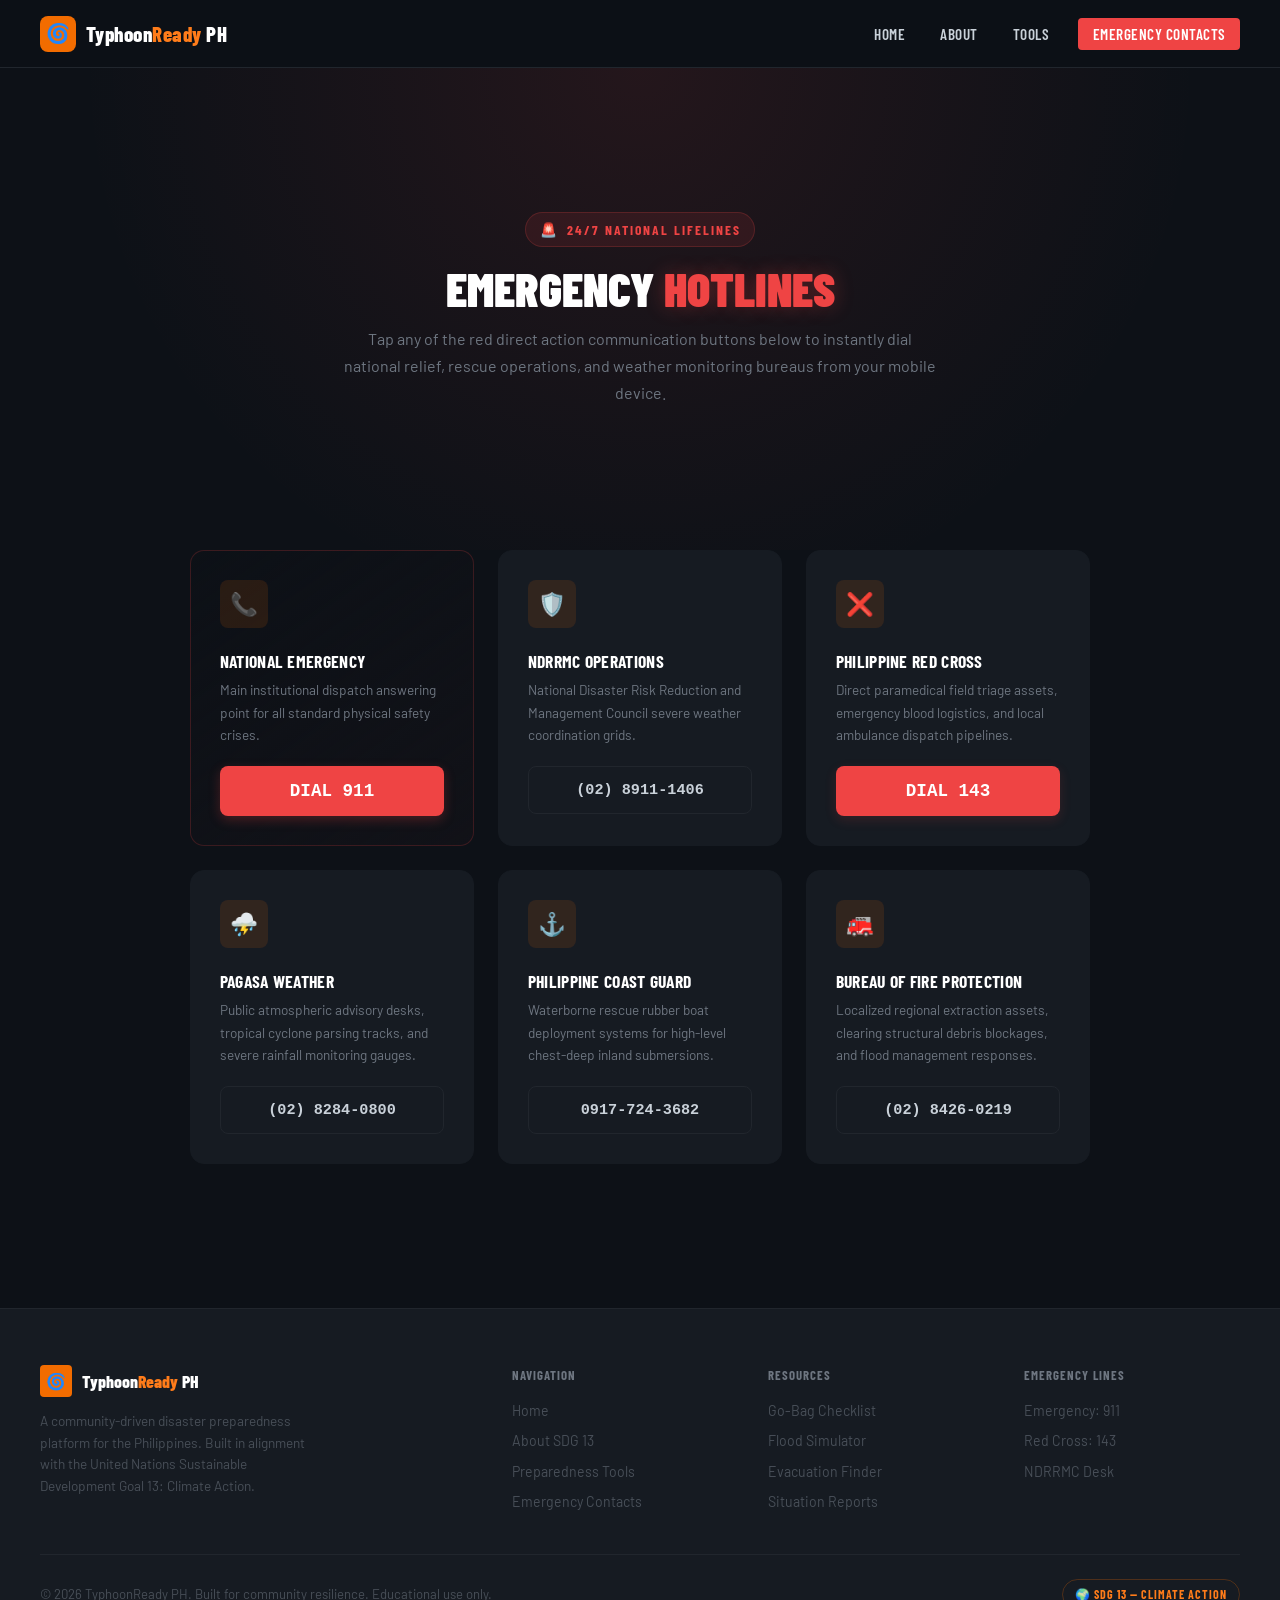
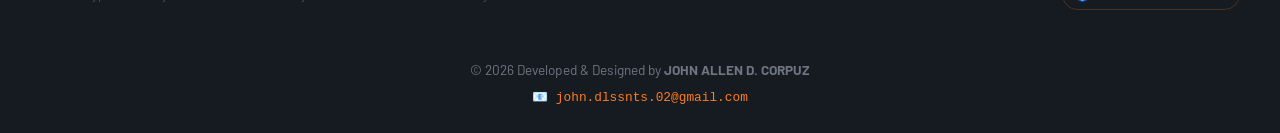
<file: contact.html>
<!DOCTYPE html>
<html lang="en">
<head>
  <meta charset="UTF-8" />
  <meta name="viewport" content="width=device-width, initial-scale=1.0" />
  <meta name="description" content="Emergency Hotlines and Disaster Response Contacts for TyphoonReady PH." />
  <title>TyphoonReady PH — Emergency Contacts</title>
  <link rel="stylesheet" href="style.css" />
  <link rel="icon" href="data:image/svg+xml,<svg xmlns='http://www.w3.org/2000/svg' viewBox='0 0 100 100'><text y='.9em' font-size='90'>🌀</text></svg>" />
</head>
<body>

  <nav class="nav" role="navigation" aria-label="Main navigation">
    <div class="nav-inner">
      <a href="index.html" class="nav-brand" aria-label="TyphoonReady PH Home">
        <div class="nav-brand-icon">🌀</div>
        <span class="nav-brand-text">Typhoon<span>Ready</span> PH</span>
      </a>
      <ul class="nav-links" role="list">
        <li><a href="index.html">Home</a></li>
        <li><a href="about.html">About</a></li>
        <li><a href="features.html">Tools</a></li>
        <li><a href="contact.html" class="nav-cta active" style="background:#ef4444; border-color:#ef4444;">Emergency Contacts</a></li>
      </ul>
    </div>
  </nav>

  <main class="page-wrap">

    <section class="hero" style="min-height: auto; padding: 5rem 0 3rem 0;" aria-label="Emergency Hotlines Hero">
      <div class="hero-bg" aria-hidden="true" style="background: radial-gradient(circle at top, rgba(239,68,68,0.1) 0%, transparent 70%);"></div>
      <div class="hero-content" style="grid-template-columns: 1fr; text-align: center; max-width: 800px; margin: 0 auto;">
        <div class="hero-left" style="align-items: center;">
          <div class="hero-eyebrow" style="color:#ef4444; background:rgba(239,68,68,0.1); border-color:rgba(239,68,68,0.2);">
            <span>🚨</span> 24/7 National Lifelines
          </div>
          <h1 class="hero-title" style="font-size: 3rem; margin-bottom: 0.8rem;">
            Emergency <span class="accent" style="color:#ef4444; text-shadow:0 0 20px rgba(239,68,68,0.3);">Hotlines</span>
          </h1>
          <p class="hero-desc" style="font-size: 1rem; max-width: 600px; color:var(--slate-400);">
            Tap any of the red direct action communication buttons below to instantly dial national relief, rescue operations, and weather monitoring bureaus from your mobile device.
          </p>
        </div>
      </div>
    </section>

    <section class="section" style="padding-top: 0;" aria-labelledby="hotlines-heading">
      <div class="section-inner" style="max-width: 900px;">
        
        <div class="cards-3" style="grid-template-columns: repeat(auto-fit, minmax(260px, 1fr)); gap: 1.5rem;">
          
          <div class="card" style="border: 1px solid rgba(239,68,68,0.2); background: linear-gradient(145deg, var(--slate-900) 0%, rgba(239,68,68,0.02) 100%);">
            <div class="card-icon" style="color: #ef4444">📞</div>
            <h3 class="card-title" style="margin-bottom: 0.25rem;">National Emergency</h3>
            <p class="card-text" style="font-size: 0.85rem; color: var(--slate-400); margin-bottom: 1.2rem;">Main institutional dispatch answering point for all standard physical safety crises.</p>
            <a href="tel:911" style="display: block; text-align: center; background: #ef4444; color: #fff; font-weight: bold; text-decoration: none; padding: 0.7rem; border-radius: var(--radius-md); font-family: monospace; font-size: 1.1rem; box-shadow: 0 4px 12px rgba(239,68,68,0.25);">DIAL 911</a>
          </div>

          <div class="card" style="border: 1px solid var(--slate-800);">
            <div class="card-icon" style="color: var(--orange-400)">🛡️</div>
            <h3 class="card-title" style="margin-bottom: 0.25rem;">NDRRMC Operations</h3>
            <p class="card-text" style="font-size: 0.85rem; color: var(--slate-400); margin-bottom: 1.2rem;">National Disaster Risk Reduction and Management Council severe weather coordination grids.</p>
            <a href="tel:0289111406" style="display: block; text-align: center; background: var(--slate-800); border: 1px solid var(--slate-700); color: var(--slate-200); font-weight: bold; text-decoration: none; padding: 0.7rem; border-radius: var(--radius-md); font-family: monospace; font-size: 0.95rem;">(02) 8911-1406</a>
          </div>

          <div class="card" style="border: 1px solid var(--slate-800);">
            <div class="card-icon" style="color: #ef4444">❌</div>
            <h3 class="card-title" style="margin-bottom: 0.25rem;">Philippine Red Cross</h3>
            <p class="card-text" style="font-size: 0.85rem; color: var(--slate-400); margin-bottom: 1.2rem;">Direct paramedical field triage assets, emergency blood logistics, and local ambulance dispatch pipelines.</p>
            <a href="tel:143" style="display: block; text-align: center; background: #ef4444; color: #fff; font-weight: bold; text-decoration: none; padding: 0.7rem; border-radius: var(--radius-md); font-family: monospace; font-size: 1.1rem; box-shadow: 0 4px 12px rgba(239,68,68,0.15);">DIAL 143</a>
          </div>

          <div class="card" style="border: 1px solid var(--slate-800);">
            <div class="card-icon" style="color: var(--blue-400)">⛈️</div>
            <h3 class="card-title" style="margin-bottom: 0.25rem;">PAGASA Weather</h3>
            <p class="card-text" style="font-size: 0.85rem; color: var(--slate-400); margin-bottom: 1.2rem;">Public atmospheric advisory desks, tropical cyclone parsing tracks, and severe rainfall monitoring gauges.</p>
            <a href="tel:0282840800" style="display: block; text-align: center; background: var(--slate-800); border: 1px solid var(--slate-700); color: var(--slate-200); font-weight: bold; text-decoration: none; padding: 0.7rem; border-radius: var(--radius-md); font-family: monospace; font-size: 0.95rem;">(02) 8284-0800</a>
          </div>

          <div class="card" style="border: 1px solid var(--slate-800);">
            <div class="card-icon" style="color: var(--emerald-400)">⚓</div>
            <h3 class="card-title" style="margin-bottom: 0.25rem;">Philippine Coast Guard</h3>
            <p class="card-text" style="font-size: 0.85rem; color: var(--slate-400); margin-bottom: 1.2rem;">Waterborne rescue rubber boat deployment systems for high-level chest-deep inland submersions.</p>
            <a href="tel:09177243682" style="display: block; text-align: center; background: var(--slate-800); border: 1px solid var(--slate-700); color: var(--slate-200); font-weight: bold; text-decoration: none; padding: 0.7rem; border-radius: var(--radius-md); font-family: monospace; font-size: 0.95rem;">0917-724-3682</a>
          </div>

          <div class="card" style="border: 1px solid var(--slate-800);">
            <div class="card-icon" style="color: var(--orange-400)">🚒</div>
            <h3 class="card-title" style="margin-bottom: 0.25rem;">Bureau of Fire Protection</h3>
            <p class="card-text" style="font-size: 0.85rem; color: var(--slate-400); margin-bottom: 1.2rem;">Localized regional extraction assets, clearing structural debris blockages, and flood management responses.</p>
            <a href="tel:0284260219" style="display: block; text-align: center; background: var(--slate-800); border: 1px solid var(--slate-700); color: var(--slate-200); font-weight: bold; text-decoration: none; padding: 0.7rem; border-radius: var(--radius-md); font-family: monospace; font-size: 0.95rem;">(02) 8426-0219</a>
          </div>

        </div>

      </div>
    </section>

  </main>

  <footer class="footer" role="contentinfo" style="margin-top: 4rem;">
    <div class="footer-inner">
      <div class="footer-grid">
        <div class="footer-brand">
          <div class="footer-brand-logo">
            <div class="footer-brand-icon">🌀</div>
            <span class="footer-brand-name">Typhoon<span>Ready</span> PH</span>
          </div>
          <p class="footer-brand-desc">
            A community-driven disaster preparedness platform for the Philippines. Built in alignment with the United Nations Sustainable Development Goal 13: Climate Action.
          </p>
        </div>
        <div>
          <div class="footer-col-title">Navigation</div>
          <div class="footer-col-links">
            <a href="index.html">Home</a>
            <a href="about.html">About SDG 13</a>
            <a href="features.html">Preparedness Tools</a>
            <a href="contact.html">Emergency Contacts</a>
          </div>
        </div>
        <div>
          <div class="footer-col-title">Resources</div>
          <div class="footer-col-links">
            <a href="features.html#tool-gobag">Go-Bag Checklist</a>
            <a href="features.html#tool-flood">Flood Simulator</a>
            <a href="features.html#tool-evac">Evacuation Finder</a>
            <a href="features.html#tool-sitrep">Situation Reports</a>
          </div>
        </div>
        <div>
          <div class="footer-col-title">Emergency Lines</div>
          <div class="footer-col-links">
            <a href="tel:911">Emergency: 911</a>
            <a href="tel:143">Red Cross: 143</a>
            <a href="tel:0289111406">NDRRMC Desk</a>
          </div>
        </div>
      </div>
      <div class="footer-bottom">
        <span class="footer-bottom-text">© 2026 TyphoonReady PH. Built for community resilience. Educational use only.</span>
        <span class="footer-sdg-badge">🌍 SDG 13 — Climate Action</span>
      </div>
    </div>
    <div class="footer-bottom" style="display: flex; flex-direction: column; gap: 0.5rem; align-items: center; border-top: 1px solid var(--slate-800); padding-top: 1.5rem; margin-top: 1.5rem;">
        <span class="footer-bottom-text" style="color: var(--slate-400); font-size: 0.85rem;">
          © 2026 Developed &amp; Designed by <strong>JOHN ALLEN D. CORPUZ</strong>
        </span>
        <span style="font-size: 0.8rem; color: var(--slate-500); font-family: monospace;">
          📧 <a href="mailto:john.dlssnts.02@gmail.com" style="color: var(--orange-400); text-decoration: none; transition: color 0.2s;" onmouseover="this.style.color='#f97316'" onmouseout="this.style.color='var(--orange-400)'">john.dlssnts.02@gmail.com</a>
        </span>
      </div>
  </footer>

</body>
</html>
</file>
<file: style.css>
@import url('https://fonts.googleapis.com/css2?family=Barlow+Condensed:wght@400;600;700;800;900&family=Barlow:wght@300;400;500;600&display=swap');

:root {
  --slate-900: #0d1117;
  --slate-800: #161b22;
  --slate-700: #21262d;
  --slate-600: #30363d;
  --slate-500: #484f58;
  --slate-400: #6e7681;
  --slate-200: #c9d1d9;
  --slate-100: #e6edf3;
  --white: #ffffff;

  --orange-600: #e05c00;
  --orange-500: #f26c00;
  --orange-400: #ff7c1a;
  --orange-300: #ff9a47;
  --orange-100: #fff0e0;

  --red-600: #c0392b;
  --red-500: #e74c3c;
  --red-400: #ff5a4a;
  --red-100: #ffe8e5;

  --blue-500: #1a7abf;
  --blue-400: #2196f3;
  --blue-300: #64b5f6;
  --blue-100: #e3f2fd;

  --green-500: #27ae60;
  --green-400: #2ecc71;
  --green-100: #e8f8f0;

  --yellow-500: #f39c12;
  --yellow-400: #f1c40f;
  --yellow-100: #fef9e7;

  --font-display: 'Barlow Condensed', sans-serif;
  --font-body: 'Barlow', sans-serif;

  --nav-height: 68px;
  --radius-sm: 4px;
  --radius-md: 8px;
  --radius-lg: 14px;
  --radius-xl: 20px;

  --shadow-sm: 0 1px 4px rgba(0,0,0,0.3);
  --shadow-md: 0 4px 16px rgba(0,0,0,0.4);
  --shadow-lg: 0 8px 32px rgba(0,0,0,0.5);
  --shadow-orange: 0 4px 20px rgba(242,108,0,0.35);

  --transition: 0.22s ease;
}

/* === RESET === */
*, *::before, *::after { box-sizing: border-box; margin: 0; padding: 0; }
html { scroll-behavior: smooth; font-size: 16px; }
body {
  font-family: var(--font-body);
  background: var(--slate-900);
  color: var(--slate-100);
  line-height: 1.6;
  min-height: 100vh;
}
img { max-width: 100%; display: block; }
a { text-decoration: none; color: inherit; }
ul { list-style: none; }
button { cursor: pointer; border: none; background: none; font-family: inherit; }
input, textarea, select { font-family: inherit; }

/* ============================================================
   NAVIGATION
   ============================================================ */
.nav {
  position: fixed;
  top: 0; left: 0; right: 0;
  z-index: 1000;
  height: var(--nav-height);
  background: rgba(13,17,23,0.95);
  backdrop-filter: blur(12px);
  border-bottom: 1px solid var(--slate-700);
  display: flex;
  align-items: center;
  padding: 0 2rem;
}
.nav-inner {
  width: 100%;
  max-width: 1200px;
  margin: 0 auto;
  display: flex;
  align-items: center;
  justify-content: space-between;
}
.nav-brand {
  display: flex;
  align-items: center;
  gap: 0.6rem;
}
.nav-brand-icon {
  width: 36px;
  height: 36px;
  background: var(--orange-500);
  border-radius: var(--radius-md);
  display: flex;
  align-items: center;
  justify-content: center;
  font-size: 1.2rem;
}
.nav-brand-text {
  font-family: var(--font-display);
  font-weight: 800;
  font-size: 1.3rem;
  letter-spacing: 0.5px;
  color: var(--white);
}
.nav-brand-text span { color: var(--orange-400); }

.nav-links {
  display: flex;
  align-items: center;
  gap: 0.4rem;
}
.nav-links a {
  font-family: var(--font-display);
  font-weight: 600;
  font-size: 0.95rem;
  letter-spacing: 0.5px;
  text-transform: uppercase;
  padding: 0.45rem 0.9rem;
  border-radius: var(--radius-sm);
  color: var(--slate-200);
  transition: var(--transition);
}
.nav-links a:hover { color: var(--white); background: var(--slate-700); }
.nav-links a.active { color: var(--orange-400); background: rgba(242,108,0,0.12); }
.nav-links a.nav-cta {
  background: var(--orange-500);
  color: var(--white);
  margin-left: 0.5rem;
}
.nav-links a.nav-cta:hover { background: var(--orange-600); }

.nav-hamburger {
  display: none;
  flex-direction: column;
  gap: 5px;
  padding: 6px;
  border-radius: var(--radius-sm);
  transition: var(--transition);
}
.nav-hamburger span {
  display: block;
  width: 24px;
  height: 2px;
  background: var(--slate-200);
  border-radius: 2px;
  transition: var(--transition);
}
.nav-hamburger:hover span { background: var(--white); }

/* ============================================================
   MOBILE NAV OVERLAY
   ============================================================ */
.mobile-menu {
  display: none;
  position: fixed;
  top: var(--nav-height);
  left: 0; right: 0;
  background: var(--slate-800);
  border-bottom: 1px solid var(--slate-700);
  z-index: 999;
  padding: 1rem;
  flex-direction: column;
  gap: 0.3rem;
}
.mobile-menu.open { display: flex; }
.mobile-menu a {
  font-family: var(--font-display);
  font-weight: 600;
  font-size: 1.05rem;
  text-transform: uppercase;
  letter-spacing: 0.5px;
  padding: 0.7rem 1rem;
  border-radius: var(--radius-md);
  color: var(--slate-200);
  transition: var(--transition);
}
.mobile-menu a:hover, .mobile-menu a.active {
  background: var(--slate-700);
  color: var(--orange-400);
}

/* ============================================================
   PAGE WRAPPER
   ============================================================ */
.page-wrap {
  padding-top: var(--nav-height);
  min-height: 100vh;
}

/* ============================================================
   HERO — INDEX
   ============================================================ */
.hero {
  position: relative;
  min-height: calc(100vh - var(--nav-height));
  display: flex;
  align-items: center;
  overflow: hidden;
  background: var(--slate-900);
}
.hero-bg {
  position: absolute;
  inset: 0;
  background:
    radial-gradient(ellipse 80% 60% at 60% 20%, rgba(242,108,0,0.12) 0%, transparent 60%),
    radial-gradient(ellipse 60% 80% at 20% 80%, rgba(26,122,191,0.1) 0%, transparent 60%),
    repeating-linear-gradient(
      0deg,
      transparent,
      transparent 39px,
      rgba(255,255,255,0.02) 39px,
      rgba(255,255,255,0.02) 40px
    ),
    repeating-linear-gradient(
      90deg,
      transparent,
      transparent 39px,
      rgba(255,255,255,0.02) 39px,
      rgba(255,255,255,0.02) 40px
    );
}
.hero-content {
  position: relative;
  z-index: 1;
  max-width: 1200px;
  margin: 0 auto;
  padding: 4rem 2rem;
  display: grid;
  grid-template-columns: 1fr 1fr;
  gap: 4rem;
  align-items: center;
}
.hero-eyebrow {
  display: inline-flex;
  align-items: center;
  gap: 0.5rem;
  font-family: var(--font-display);
  font-size: 0.85rem;
  font-weight: 700;
  letter-spacing: 2px;
  text-transform: uppercase;
  color: var(--orange-400);
  background: rgba(242,108,0,0.1);
  border: 1px solid rgba(242,108,0,0.25);
  padding: 0.35rem 0.85rem;
  border-radius: 100px;
  margin-bottom: 1.2rem;
}
.hero-title {
  font-family: var(--font-display);
  font-weight: 900;
  font-size: clamp(3rem, 6vw, 5.5rem);
  line-height: 0.95;
  text-transform: uppercase;
  color: var(--white);
  margin-bottom: 1.4rem;
}
.hero-title .accent { color: var(--orange-400); }
.hero-title .block-text {
  display: block;
}
.hero-desc {
  font-size: 1.05rem;
  color: var(--slate-200);
  line-height: 1.7;
  margin-bottom: 2rem;
  max-width: 480px;
}
.hero-actions {
  display: flex;
  gap: 1rem;
  flex-wrap: wrap;
}
.hero-stats {
  display: grid;
  grid-template-columns: 1fr 1fr;
  gap: 1rem;
  margin-top: 2.5rem;
}
.hero-stat-card {
  background: var(--slate-800);
  border: 1px solid var(--slate-700);
  border-radius: var(--radius-lg);
  padding: 1.2rem 1.4rem;
  transition: var(--transition);
}
.hero-stat-card:hover {
  border-color: var(--orange-500);
  transform: translateY(-2px);
}
.hero-stat-num {
  font-family: var(--font-display);
  font-size: 2.2rem;
  font-weight: 900;
  color: var(--orange-400);
  line-height: 1;
  margin-bottom: 0.3rem;
}
.hero-stat-label {
  font-size: 0.8rem;
  color: var(--slate-400);
  text-transform: uppercase;
  letter-spacing: 0.5px;
  font-weight: 500;
}

/* Warning Indicator Cards */
.warning-section {
  background: var(--slate-800);
  border-radius: var(--radius-xl);
  padding: 1.8rem;
  border: 1px solid var(--slate-700);
}
.warning-section-title {
  font-family: var(--font-display);
  font-weight: 700;
  font-size: 1rem;
  text-transform: uppercase;
  letter-spacing: 1px;
  color: var(--slate-400);
  margin-bottom: 1rem;
}
.warning-cards {
  display: flex;
  flex-direction: column;
  gap: 0.75rem;
}
.warning-card {
  display: flex;
  align-items: center;
  gap: 0.85rem;
  padding: 0.85rem 1rem;
  border-radius: var(--radius-md);
  background: var(--slate-700);
  border-left: 4px solid transparent;
  transition: var(--transition);
}
.warning-card:hover { transform: translateX(3px); }
.warning-card.level-1 { border-left-color: var(--green-400); }
.warning-card.level-2 { border-left-color: var(--yellow-400); }
.warning-card.level-3 { border-left-color: var(--orange-400); }
.warning-card.level-4 { border-left-color: var(--red-500); }
.warning-icon {
  width: 34px;
  height: 34px;
  border-radius: var(--radius-sm);
  display: flex;
  align-items: center;
  justify-content: center;
  font-size: 1rem;
  flex-shrink: 0;
}
.warning-card.level-1 .warning-icon { background: rgba(46,204,113,0.15); }
.warning-card.level-2 .warning-icon { background: rgba(241,196,15,0.15); }
.warning-card.level-3 .warning-icon { background: rgba(255,122,26,0.15); }
.warning-card.level-4 .warning-icon { background: rgba(231,76,60,0.15); }
.warning-info { flex: 1; }
.warning-name {
  font-family: var(--font-display);
  font-weight: 700;
  font-size: 0.95rem;
  color: var(--white);
  letter-spacing: 0.3px;
}
.warning-region {
  font-size: 0.78rem;
  color: var(--slate-400);
  margin-top: 0.1rem;
}
.warning-badge {
  font-family: var(--font-display);
  font-size: 0.72rem;
  font-weight: 700;
  text-transform: uppercase;
  letter-spacing: 0.8px;
  padding: 0.22rem 0.6rem;
  border-radius: 100px;
}
.warning-card.level-1 .warning-badge { background: rgba(46,204,113,0.15); color: var(--green-400); }
.warning-card.level-2 .warning-badge { background: rgba(241,196,15,0.15); color: var(--yellow-400); }
.warning-card.level-3 .warning-badge { background: rgba(255,122,26,0.2); color: var(--orange-300); }
.warning-card.level-4 .warning-badge { background: rgba(231,76,60,0.2); color: var(--red-400); }

.flood-checker-section {
  padding: 4rem 2rem;
  background: var(--slate-800);
  border-top: 1px solid var(--slate-700);
  border-bottom: 1px solid var(--slate-700);
}
.flood-checker-inner {
  max-width: 800px;
  margin: 0 auto;
  text-align: center;
}
.flood-checker-title {
  font-family: var(--font-display);
  font-weight: 800;
  font-size: 2rem;
  text-transform: uppercase;
  color: var(--white);
  margin-bottom: 0.5rem;
}
.flood-checker-desc {
  color: var(--slate-400);
  margin-bottom: 2rem;
  font-size: 0.95rem;
}
.flood-checker-row {
  display: flex;
  gap: 1rem;
  justify-content: center;
  flex-wrap: wrap;
  margin-bottom: 1.5rem;
}
.flood-checker-result {
  background: var(--slate-700);
  border-radius: var(--radius-lg);
  padding: 1.5rem;
  display: none;
  text-align: left;
  border: 1px solid var(--slate-600);
  animation: fadeSlideIn 0.3s ease;
}
.flood-checker-result.show { display: block; }
.flood-result-header {
  display: flex;
  align-items: center;
  gap: 0.75rem;
  margin-bottom: 1rem;
}
.flood-result-icon {
  width: 42px;
  height: 42px;
  border-radius: var(--radius-md);
  display: flex;
  align-items: center;
  justify-content: center;
  font-size: 1.3rem;
  flex-shrink: 0;
}
.flood-result-icon.risk-low { background: rgba(46,204,113,0.15); }
.flood-result-icon.risk-med { background: rgba(241,196,15,0.15); }
.flood-result-icon.risk-high { background: rgba(231,76,60,0.2); }
.flood-result-location {
  font-family: var(--font-display);
  font-weight: 800;
  font-size: 1.3rem;
  color: var(--white);
}
.flood-result-risk {
  font-size: 0.8rem;
  text-transform: uppercase;
  letter-spacing: 1px;
  font-weight: 600;
}
.risk-low .flood-result-risk { color: var(--green-400); }
.risk-med .flood-result-risk { color: var(--yellow-400); }
.risk-high .flood-result-risk { color: var(--red-400); }
.flood-result-details {
  font-size: 0.92rem;
  color: var(--slate-200);
  line-height: 1.6;
  margin-bottom: 1rem;
}
.flood-result-tips {
  display: flex;
  flex-direction: column;
  gap: 0.4rem;
}
.flood-tip {
  display: flex;
  align-items: flex-start;
  gap: 0.5rem;
  font-size: 0.88rem;
  color: var(--slate-200);
}
.flood-tip-icon { color: var(--orange-400); flex-shrink: 0; margin-top: 0.1rem; }

/* ============================================================
   BUTTONS
   ============================================================ */
.btn {
  display: inline-flex;
  align-items: center;
  gap: 0.5rem;
  font-family: var(--font-display);
  font-weight: 700;
  font-size: 0.95rem;
  letter-spacing: 0.5px;
  text-transform: uppercase;
  padding: 0.75rem 1.6rem;
  border-radius: var(--radius-md);
  border: 2px solid transparent;
  transition: var(--transition);
  cursor: pointer;
  text-decoration: none;
}
.btn-primary {
  background: var(--orange-500);
  color: var(--white);
  box-shadow: var(--shadow-orange);
}
.btn-primary:hover {
  background: var(--orange-600);
  transform: translateY(-2px);
  box-shadow: 0 6px 24px rgba(242,108,0,0.45);
}
.btn-outline {
  border-color: var(--slate-600);
  color: var(--slate-200);
}
.btn-outline:hover {
  border-color: var(--orange-400);
  color: var(--orange-400);
  background: rgba(242,108,0,0.06);
}
.btn-danger {
  background: var(--red-500);
  color: var(--white);
}
.btn-danger:hover { background: var(--red-600); transform: translateY(-2px); }
.btn-ghost {
  color: var(--orange-400);
  border-color: rgba(242,108,0,0.3);
}
.btn-ghost:hover {
  background: rgba(242,108,0,0.1);
  border-color: var(--orange-400);
}
.btn-lg {
  font-size: 1.05rem;
  padding: 0.9rem 2rem;
}
.btn-sm {
  font-size: 0.82rem;
  padding: 0.5rem 1rem;
}
.btn-full { width: 100%; justify-content: center; }

/* ============================================================
   FORM CONTROLS
   ============================================================ */
.form-group { display: flex; flex-direction: column; gap: 0.4rem; }
.form-label {
  font-family: var(--font-display);
  font-weight: 600;
  font-size: 0.85rem;
  text-transform: uppercase;
  letter-spacing: 0.5px;
  color: var(--slate-400);
}
.form-control {
  background: var(--slate-800);
  border: 1px solid var(--slate-600);
  color: var(--white);
  padding: 0.7rem 1rem;
  border-radius: var(--radius-md);
  font-size: 0.95rem;
  transition: var(--transition);
  width: 100%;
  outline: none;
}
.form-control:focus {
  border-color: var(--orange-400);
  box-shadow: 0 0 0 3px rgba(242,108,0,0.15);
}
.form-control::placeholder { color: var(--slate-500); }
select.form-control {
  -webkit-appearance: none;
  appearance: none;
  background-image: url("data:image/svg+xml,%3Csvg xmlns='http://www.w3.org/2000/svg' width='12' height='8' viewBox='0 0 12 8'%3E%3Cpath fill='%236e7681' d='M6 8L0 0h12z'/%3E%3C/svg%3E");
  background-repeat: no-repeat;
  background-position: right 0.9rem center;
  padding-right: 2.4rem;
}
textarea.form-control {
  resize: vertical;
  min-height: 100px;
}

/* ============================================================
   SECTION LAYOUT
   ============================================================ */
.section {
  padding: 5rem 2rem;
}
.section-inner {
  max-width: 1200px;
  margin: 0 auto;
}
.section-header {
  text-align: center;
  margin-bottom: 3.5rem;
}
.section-eyebrow {
  display: inline-flex;
  align-items: center;
  gap: 0.4rem;
  font-family: var(--font-display);
  font-size: 0.8rem;
  font-weight: 700;
  letter-spacing: 2px;
  text-transform: uppercase;
  color: var(--orange-400);
  margin-bottom: 0.8rem;
}
.section-title {
  font-family: var(--font-display);
  font-weight: 800;
  font-size: clamp(2rem, 4vw, 3rem);
  text-transform: uppercase;
  color: var(--white);
  line-height: 1.05;
}
.section-title .accent { color: var(--orange-400); }
.section-subtitle {
  color: var(--slate-400);
  font-size: 1rem;
  margin-top: 0.75rem;
  max-width: 560px;
  margin-left: auto;
  margin-right: auto;
}

/* ============================================================
   CARDS
   ============================================================ */
.card {
  background: var(--slate-800);
  border: 1px solid var(--slate-700);
  border-radius: var(--radius-lg);
  padding: 1.8rem;
  transition: var(--transition);
}
.card:hover {
  border-color: var(--slate-600);
  transform: translateY(-3px);
  box-shadow: var(--shadow-lg);
}
.card-icon {
  width: 48px;
  height: 48px;
  background: rgba(242,108,0,0.12);
  border-radius: var(--radius-md);
  display: flex;
  align-items: center;
  justify-content: center;
  font-size: 1.4rem;
  margin-bottom: 1.2rem;
}
.card-title {
  font-family: var(--font-display);
  font-weight: 700;
  font-size: 1.1rem;
  color: var(--white);
  margin-bottom: 0.5rem;
  text-transform: uppercase;
  letter-spacing: 0.3px;
}
.card-text {
  font-size: 0.9rem;
  color: var(--slate-400);
  line-height: 1.65;
}

.cards-3 { display: grid; grid-template-columns: repeat(3,1fr); gap: 1.5rem; }
.cards-4 { display: grid; grid-template-columns: repeat(4,1fr); gap: 1.2rem; }
.cards-2 { display: grid; grid-template-columns: repeat(2,1fr); gap: 1.5rem; }

/* ============================================================
   PROGRESS BAR
   ============================================================ */
.progress-wrap {
  background: var(--slate-700);
  border-radius: 100px;
  overflow: hidden;
  height: 12px;
}
.progress-bar {
  height: 100%;
  border-radius: 100px;
  background: linear-gradient(90deg, var(--orange-600), var(--orange-400));
  transition: width 0.5s ease;
  position: relative;
}
.progress-bar::after {
  content: '';
  position: absolute;
  top: 0; left: 0; right: 0; bottom: 0;
  background: linear-gradient(90deg, transparent, rgba(255,255,255,0.2), transparent);
  animation: shimmer 1.5s infinite;
}
.progress-label {
  display: flex;
  justify-content: space-between;
  align-items: center;
  margin-bottom: 0.5rem;
}
.progress-text {
  font-family: var(--font-display);
  font-size: 0.85rem;
  font-weight: 700;
  text-transform: uppercase;
  letter-spacing: 0.5px;
  color: var(--slate-400);
}
.progress-percent {
  font-family: var(--font-display);
  font-size: 1.1rem;
  font-weight: 900;
  color: var(--orange-400);
}

/* ============================================================
   TOOL PANELS — FEATURES PAGE (PREMIUM CORE REVISION)
   ============================================================ */
:root {
  
  --glow-gobag: rgba(239, 68, 68, 0.15);
  --glow-flood: rgba(14, 165, 233, 0.15);    
  --glow-evac: rgba(249, 115, 22, 0.15);    
  --glow-sitrep: rgba(34, 197, 94, 0.15);    
  --panel-bg-gradient: linear-gradient(145deg, #1e293b, #0f172a);
}

.tools-section { padding: 3rem 2rem 5rem; background: #020617; }
.tools-inner { max-width: 1100px; margin: 0 auto; }

/* Global Tool Card Container Upgrade */
.tool-panel {
  background: var(--panel-bg-gradient) !important;
  border: 1px solid rgba(71, 85, 105, 0.3) !important;
  border-radius: 16px !important;
  padding: 2.2rem !important;
  margin-bottom: 2.5rem !important;
  position: relative;
  overflow: hidden;
  transition: transform 0.4s cubic-bezier(0.16, 1, 0.3, 1), 
              box-shadow 0.4s cubic-bezier(0.16, 1, 0.3, 1), 
              border-color 0.4s ease;
  box-shadow: 0 10px 30px -10px rgba(2, 6, 23, 0.7);
}

/* Base Ambient Radial Halo Underlays */
.tool-panel::before {
  content: '';
  position: absolute;
  top: -50px;
  right: -50px;
  width: 180px;
  height: 180px;
  border-radius: 50%;
  filter: blur(80px);
  opacity: 0.3;
  pointer-events: none;
  transition: opacity 0.4s ease;
}

.tool-panel:hover {
  transform: translateY(-4px);
  border-color: rgba(148, 163, 184, 0.4) !important;
}


#tool-gobag::before { background: var(--glow-gobag); }
#tool-gobag:hover { box-shadow: 0 20px 40px -15px rgba(239, 68, 68, 0.12), 0 0 0 1px rgba(239, 68, 68, 0.2); }
#tool-gobag .tool-num { border-bottom: 2px solid #ef4444; }

#tool-flood::before { background: var(--glow-flood); }
#tool-flood:hover { box-shadow: 0 20px 40px -15px rgba(14, 165, 233, 0.12), 0 0 0 1px rgba(14, 165, 233, 0.2); }
#tool-flood .tool-num { border-bottom: 2px solid #0ea5e9; }

#tool-evac::before { background: var(--glow-evac); }
#tool-evac:hover { box-shadow: 0 20px 40px -15px rgba(249, 115, 22, 0.12), 0 0 0 1px rgba(249, 115, 22, 0.2); }
#tool-evac .tool-num { border-bottom: 2px solid #f97316; }

#tool-sitrep::before { background: var(--glow-sitrep); }
#tool-sitrep:hover { box-shadow: 0 20px 40px -15px rgba(34, 197, 94, 0.12), 0 0 0 1px rgba(34, 197, 94, 0.2); }
#tool-sitrep .tool-num { border-bottom: 2px solid #22c55e; }


.tool-header {
  display: flex;
  align-items: center;
  gap: 1.5rem;
  margin-bottom: 2rem;
  padding-bottom: 1.5rem;
  border-bottom: 1px solid rgba(51, 65, 85, 0.4);
  position: relative;
}

.tool-num {
  font-family: var(--font-display);
  font-size: 2.8rem !important;
  font-weight: 900;
  color: var(--slate-600) !important;
  opacity: 0.15 !important;
  line-height: 1;
  flex-shrink: 0;
  padding-bottom: 0.1rem;
}

.tool-eyebrow {
  font-family: var(--font-display);
  font-size: 0.75rem;
  font-weight: 700;
  text-transform: uppercase;
  letter-spacing: 2px;
  color: var(--slate-400);
  margin-bottom: 0.2rem;
}

.tool-title {
  font-family: var(--font-display);
  font-weight: 800;
  font-size: 1.6rem;
  text-transform: uppercase;
  color: var(--white);
}



/* TOOL 1 — Go-Bag Checklist */
.checklist-grid {
  display: grid;
  grid-template-columns: repeat(2,1fr);
  gap: 0.6rem;
  margin-bottom: 1.8rem;
}
.checklist-item {
  display: flex;
  align-items: center;
  gap: 0.75rem;
  background: var(--slate-700);
  border: 1px solid var(--slate-600);
  border-radius: var(--radius-md);
  padding: 0.7rem 1rem;
  cursor: pointer;
  transition: var(--transition);
  user-select: none;
}
.checklist-item:hover { border-color: var(--slate-500); background: var(--slate-600); }
.checklist-item.checked {
  border-color: var(--orange-500);
  background: rgba(242,108,0,0.08);
}
.check-box {
  width: 20px;
  height: 20px;
  border: 2px solid var(--slate-500);
  border-radius: 4px;
  display: flex;
  align-items: center;
  justify-content: center;
  flex-shrink: 0;
  transition: var(--transition);
  font-size: 0.7rem;
  color: transparent;
}
.checklist-item.checked .check-box {
  background: var(--orange-500);
  border-color: var(--orange-500);
  color: var(--white);
}
.check-item-icon { font-size: 1.1rem; }
.check-item-name {
  font-size: 0.9rem;
  color: var(--slate-200);
  font-weight: 500;
}
.checklist-item.checked .check-item-name {
  color: var(--white);
  font-weight: 600;
}
.readiness-status {
  font-family: var(--font-display);
  font-weight: 700;
  font-size: 0.95rem;
  text-transform: uppercase;
  letter-spacing: 0.5px;
  margin-top: 0.75rem;
  padding: 0.6rem 1rem;
  border-radius: var(--radius-md);
  background: var(--slate-700);
  text-align: center;
  color: var(--slate-400);
  transition: var(--transition);
}

/* TOOL 2 — Flood Height Simulator */
.flood-sim-layout { display: grid; grid-template-columns: 1fr 1fr; gap: 2rem; align-items: center; }
.flood-sim-controls {}
.flood-depth-display {
  font-family: var(--font-display);
  font-size: 4rem;
  font-weight: 900;
  line-height: 1;
  margin-bottom: 0.3rem;
}
.flood-depth-unit { font-size: 1.8rem; color: var(--slate-400); }
.flood-depth-label { font-size: 0.85rem; color: var(--slate-400); text-transform: uppercase; letter-spacing: 0.5px; margin-bottom: 1.5rem; }
.depth-slider {
  -webkit-appearance: none;
  appearance: none;
  width: 100%;
  height: 8px;
  border-radius: 100px;
  background: var(--slate-600);
  outline: none;
  margin-bottom: 1.5rem;
}
.depth-slider::-webkit-slider-thumb {
  -webkit-appearance: none;
  appearance: none;
  width: 24px;
  height: 24px;
  border-radius: 50%;
  background: var(--orange-400);
  cursor: pointer;
  box-shadow: 0 0 0 4px rgba(242,108,0,0.2);
  transition: var(--transition);
}
.depth-slider::-webkit-slider-thumb:hover { box-shadow: 0 0 0 6px rgba(242,108,0,0.3); }
.flood-vehicle {
  background: var(--slate-700);
  border-radius: var(--radius-lg);
  padding: 1.5rem;
  text-align: center;
  position: relative;
  overflow: hidden;
  min-height: 200px;
  display: flex;
  flex-direction: column;
  align-items: center;
  justify-content: center;
}
.flood-water-fill {
  position: absolute;
  bottom: 0; left: 0; right: 0;
  background: rgba(33,150,243,0.35);
  border-top: 2px solid rgba(33,150,243,0.6);
  transition: height 0.5s ease;
}
.flood-vehicle-icon {
  font-size: 3.5rem;
  position: relative;
  z-index: 1;
  transition: var(--transition);
}
.flood-status-box {
  position: relative;
  z-index: 1;
  margin-top: 0.8rem;
  font-family: var(--font-display);
  font-weight: 700;
  font-size: 1rem;
  text-transform: uppercase;
  letter-spacing: 0.5px;
}
.flood-warning-msg {
  background: var(--slate-700);
  border-radius: var(--radius-md);
  padding: 1rem 1.2rem;
  font-size: 0.9rem;
  color: var(--slate-200);
  line-height: 1.5;
  border-left: 4px solid transparent;
  transition: var(--transition);
}

/* TOOL 3 — Evacuation Center Finder */
.evac-finder-top { display: flex; gap: 1rem; flex-wrap: wrap; align-items: flex-end; margin-bottom: 1.5rem; }
.evac-results { display: flex; flex-direction: column; gap: 0.75rem; }
.evac-card {
  background: var(--slate-700);
  border: 1px solid var(--slate-600);
  border-radius: var(--radius-lg);
  padding: 1.2rem 1.4rem;
  display: flex;
  align-items: flex-start;
  gap: 1rem;
  animation: fadeSlideIn 0.3s ease;
}
.evac-card-icon {
  width: 42px;
  height: 42px;
  background: rgba(26,122,191,0.15);
  border-radius: var(--radius-md);
  display: flex;
  align-items: center;
  justify-content: center;
  font-size: 1.2rem;
  flex-shrink: 0;
}
.evac-card-body { flex: 1; }
.evac-card-name {
  font-family: var(--font-display);
  font-weight: 800;
  font-size: 1.1rem;
  color: var(--white);
  margin-bottom: 0.25rem;
}
.evac-card-address {
  font-size: 0.85rem;
  color: var(--slate-400);
  margin-bottom: 0.6rem;
}
.evac-card-meta {
  display: flex;
  gap: 0.75rem;
  flex-wrap: wrap;
  align-items: center;
}
.evac-meta-item {
  font-size: 0.8rem;
  color: var(--slate-400);
  display: flex;
  align-items: center;
  gap: 0.3rem;
}
.evac-status {
  font-family: var(--font-display);
  font-size: 0.7rem;
  font-weight: 700;
  text-transform: uppercase;
  letter-spacing: 0.8px;
  padding: 0.22rem 0.65rem;
  border-radius: 100px;
}
.evac-status.available { background: rgba(46,204,113,0.15); color: var(--green-400); }
.evac-status.limited { background: rgba(241,196,15,0.15); color: var(--yellow-400); }
.evac-status.full { background: rgba(231,76,60,0.15); color: var(--red-400); }
.evac-no-results {
  text-align: center;
  padding: 2.5rem;
  color: var(--slate-500);
  font-family: var(--font-display);
  font-weight: 600;
  text-transform: uppercase;
  letter-spacing: 0.5px;
}

/* TOOL 4 — Situation Report Feed */
.sitrep-layout { display: grid; grid-template-columns: 1fr 1fr; gap: 2rem; }
.sitrep-form-panel {}
.sitrep-feed-panel {}
.feed-title {
  font-family: var(--font-display);
  font-weight: 700;
  font-size: 0.85rem;
  text-transform: uppercase;
  letter-spacing: 1px;
  color: var(--slate-400);
  margin-bottom: 0.75rem;
  display: flex;
  align-items: center;
  gap: 0.5rem;
}
.feed-dot {
  width: 8px;
  height: 8px;
  background: var(--green-400);
  border-radius: 50%;
  animation: pulse-dot 1.5s infinite;
}
.feed-list {
  display: flex;
  flex-direction: column;
  gap: 0.6rem;
  max-height: 340px;
  overflow-y: auto;
  padding-right: 0.25rem;
}
.feed-list::-webkit-scrollbar { width: 4px; }
.feed-list::-webkit-scrollbar-track { background: var(--slate-700); }
.feed-list::-webkit-scrollbar-thumb { background: var(--slate-500); border-radius: 2px; }
.feed-item {
  background: var(--slate-700);
  border: 1px solid var(--slate-600);
  border-radius: var(--radius-md);
  padding: 0.85rem 1rem;
  animation: feedIn 0.35s ease;
}
.feed-item-header {
  display: flex;
  justify-content: space-between;
  align-items: center;
  margin-bottom: 0.4rem;
}
.feed-item-user {
  font-family: var(--font-display);
  font-weight: 700;
  font-size: 0.85rem;
  color: var(--orange-400);
  text-transform: uppercase;
}
.feed-item-time {
  font-size: 0.75rem;
  color: var(--slate-500);
}
.feed-item-location {
  font-size: 0.78rem;
  color: var(--blue-300);
  margin-bottom: 0.4rem;
}
.feed-item-msg {
  font-size: 0.9rem;
  color: var(--slate-200);
  line-height: 1.5;
}
.feed-empty {
  text-align: center;
  padding: 2rem;
  color: var(--slate-500);
  font-size: 0.9rem;
  font-family: var(--font-display);
  text-transform: uppercase;
  letter-spacing: 0.5px;
}

/* ============================================================
   ABOUT PAGE
   ============================================================ */
.about-hero {
  background: var(--slate-800);
  padding: 5rem 2rem 4rem;
  border-bottom: 1px solid var(--slate-700);
}
.about-hero-inner {
  max-width: 900px;
  margin: 0 auto;
  text-align: center;
}
.about-hero-title {
  font-family: var(--font-display);
  font-weight: 900;
  font-size: clamp(2.5rem, 5vw, 4.5rem);
  text-transform: uppercase;
  color: var(--white);
  line-height: 1;
  margin-bottom: 1rem;
}
.about-hero-title .accent { color: var(--orange-400); }
.about-hero-desc {
  font-size: 1.1rem;
  color: var(--slate-400);
  line-height: 1.7;
  max-width: 680px;
  margin: 0 auto;
}

.stats-band {
  background: linear-gradient(135deg, var(--slate-800) 0%, var(--slate-900) 100%);
  border-top: 1px solid var(--slate-700);
  border-bottom: 1px solid var(--slate-700);
  padding: 3rem 2rem;
}
.stats-band-inner {
  max-width: 1100px;
  margin: 0 auto;
  display: grid;
  grid-template-columns: repeat(4,1fr);
  gap: 2rem;
  text-align: center;
}
.stat-block {}
.stat-value {
  font-family: var(--font-display);
  font-weight: 900;
  font-size: 2.8rem;
  color: var(--orange-400);
  line-height: 1;
  margin-bottom: 0.4rem;
}
.stat-label {
  font-size: 0.82rem;
  color: var(--slate-400);
  text-transform: uppercase;
  letter-spacing: 0.8px;
  font-weight: 500;
}
.stat-detail {
  font-size: 0.78rem;
  color: var(--slate-500);
  margin-top: 0.3rem;
}

.sdg-callout {
  background: linear-gradient(135deg, rgba(242,108,0,0.1) 0%, rgba(26,122,191,0.1) 100%);
  border: 1px solid rgba(242,108,0,0.2);
  border-radius: var(--radius-xl);
  padding: 2.5rem;
  margin: 3rem 0;
}
.sdg-callout-title {
  font-family: var(--font-display);
  font-weight: 900;
  font-size: 1.8rem;
  text-transform: uppercase;
  color: var(--white);
  margin-bottom: 0.75rem;
}
.sdg-callout-text {
  color: var(--slate-200);
  line-height: 1.7;
  font-size: 0.95rem;
}
.sdg-goals-list {
  display: grid;
  grid-template-columns: repeat(2,1fr);
  gap: 0.75rem;
  margin-top: 1.5rem;
}
.sdg-goal-item {
  display: flex;
  align-items: flex-start;
  gap: 0.6rem;
  font-size: 0.9rem;
  color: var(--slate-200);
}
.sdg-goal-bullet {
  width: 6px;
  height: 6px;
  background: var(--orange-400);
  border-radius: 50%;
  flex-shrink: 0;
  margin-top: 0.5rem;
}

.impact-strip {
  background: var(--slate-800);
  border-radius: var(--radius-lg);
  padding: 2rem;
  border: 1px solid var(--slate-700);
}
.impact-strip-title {
  font-family: var(--font-display);
  font-weight: 800;
  font-size: 1.1rem;
  text-transform: uppercase;
  letter-spacing: 0.5px;
  color: var(--white);
  margin-bottom: 1.2rem;
}
.impact-bars { display: flex; flex-direction: column; gap: 1rem; }
.impact-bar-item {}
.impact-bar-label {
  display: flex;
  justify-content: space-between;
  font-size: 0.85rem;
  color: var(--slate-400);
  margin-bottom: 0.4rem;
}
.impact-bar-value {
  font-family: var(--font-display);
  font-weight: 700;
  color: var(--orange-400);
}

/* ============================================================
   CONTACT PAGE
   ============================================================ */
.contact-hero {
  background: var(--slate-800);
  padding: 4.5rem 2rem 3.5rem;
  border-bottom: 1px solid var(--slate-700);
  text-align: center;
}
.contact-hero-title {
  font-family: var(--font-display);
  font-weight: 900;
  font-size: clamp(2.2rem, 5vw, 4rem);
  text-transform: uppercase;
  color: var(--white);
  margin-bottom: 0.5rem;
}
.contact-hero-title .accent { color: var(--orange-400); }
.contact-hero-desc { color: var(--slate-400); font-size: 1rem; max-width: 520px; margin: 0 auto; }

.emergency-hotlines {
  padding: 4rem 2rem;
}
.emergency-hotlines-inner { max-width: 1100px; margin: 0 auto; }
.hotlines-grid { display: grid; grid-template-columns: repeat(3,1fr); gap: 1.2rem; }
.hotline-card {
  background: var(--slate-800);
  border: 1px solid var(--slate-700);
  border-radius: var(--radius-lg);
  padding: 1.8rem;
  text-align: center;
  transition: var(--transition);
}
.hotline-card:hover {
  border-color: var(--orange-500);
  transform: translateY(-3px);
  box-shadow: var(--shadow-orange);
}
.hotline-org-icon {
  font-size: 2.5rem;
  margin-bottom: 1rem;
}
.hotline-org-name {
  font-family: var(--font-display);
  font-weight: 800;
  font-size: 1.1rem;
  text-transform: uppercase;
  color: var(--white);
  margin-bottom: 0.3rem;
}
.hotline-org-desc {
  font-size: 0.82rem;
  color: var(--slate-500);
  margin-bottom: 1.2rem;
}
.hotline-numbers { display: flex; flex-direction: column; gap: 0.5rem; margin-bottom: 1.2rem; }
.hotline-num {
  font-family: var(--font-display);
  font-size: 1.3rem;
  font-weight: 700;
  color: var(--orange-400);
}
.hotline-num-label { font-size: 0.75rem; color: var(--slate-500); }

.contact-form-section {
  background: var(--slate-800);
  border-top: 1px solid var(--slate-700);
  padding: 4rem 2rem;
}
.contact-form-inner { max-width: 680px; margin: 0 auto; }
.contact-form-grid { display: grid; grid-template-columns: 1fr 1fr; gap: 1rem; margin-bottom: 1rem; }
.form-row-full { margin-bottom: 1rem; }
.form-success {
  display: none;
  background: rgba(39,174,96,0.1);
  border: 1px solid var(--green-500);
  border-radius: var(--radius-lg);
  padding: 1.5rem;
  text-align: center;
  animation: fadeSlideIn 0.4s ease;
}
.form-success.show { display: block; }
.form-success-icon { font-size: 2rem; margin-bottom: 0.5rem; }
.form-success-title {
  font-family: var(--font-display);
  font-weight: 800;
  font-size: 1.2rem;
  text-transform: uppercase;
  color: var(--green-400);
  margin-bottom: 0.3rem;
}
.form-success-msg { color: var(--slate-200); font-size: 0.9rem; }

/* ============================================================
   FOOTER
   ============================================================ */
.footer {
  background: var(--slate-800);
  border-top: 1px solid var(--slate-700);
  padding: 3.5rem 2rem 1.5rem;
}
.footer-inner {
  max-width: 1200px;
  margin: 0 auto;
}
.footer-grid {
  display: grid;
  grid-template-columns: 2fr 1fr 1fr 1fr;
  gap: 2.5rem;
  margin-bottom: 2.5rem;
}
.footer-brand {}
.footer-brand-logo {
  display: flex;
  align-items: center;
  gap: 0.6rem;
  margin-bottom: 0.8rem;
}
.footer-brand-icon {
  width: 32px;
  height: 32px;
  background: var(--orange-500);
  border-radius: var(--radius-sm);
  display: flex;
  align-items: center;
  justify-content: center;
  font-size: 1rem;
}
.footer-brand-name {
  font-family: var(--font-display);
  font-weight: 800;
  font-size: 1.1rem;
  color: var(--white);
}
.footer-brand-name span { color: var(--orange-400); }
.footer-brand-desc { font-size: 0.85rem; color: var(--slate-500); line-height: 1.6; max-width: 280px; }
.footer-col-title {
  font-family: var(--font-display);
  font-size: 0.8rem;
  font-weight: 700;
  text-transform: uppercase;
  letter-spacing: 1px;
  color: var(--slate-400);
  margin-bottom: 0.9rem;
}
.footer-col-links { display: flex; flex-direction: column; gap: 0.5rem; }
.footer-col-links a {
  font-size: 0.88rem;
  color: var(--slate-500);
  transition: var(--transition);
}
.footer-col-links a:hover { color: var(--orange-400); }
.footer-bottom {
  border-top: 1px solid var(--slate-700);
  padding-top: 1.5rem;
  display: flex;
  justify-content: space-between;
  align-items: center;
  flex-wrap: wrap;
  gap: 1rem;
}
.footer-bottom-text { font-size: 0.82rem; color: var(--slate-500); }
.footer-sdg-badge {
  display: inline-flex;
  align-items: center;
  gap: 0.4rem;
  font-family: var(--font-display);
  font-size: 0.75rem;
  font-weight: 700;
  text-transform: uppercase;
  letter-spacing: 1px;
  color: var(--orange-400);
  border: 1px solid rgba(242,108,0,0.25);
  padding: 0.3rem 0.75rem;
  border-radius: 100px;
}

/* ============================================================
   PAGE HERO BANNERS (shared for inner pages)
   ============================================================ */
.page-hero {
  background: var(--slate-800);
  border-bottom: 1px solid var(--slate-700);
  padding: 4rem 2rem;
  position: relative;
  overflow: hidden;
}
.page-hero::before {
  content: '';
  position: absolute;
  top: -50%;
  right: -10%;
  width: 500px;
  height: 500px;
  background: radial-gradient(circle, rgba(242,108,0,0.08) 0%, transparent 70%);
  pointer-events: none;
}
.page-hero-inner { max-width: 1100px; margin: 0 auto; position: relative; z-index: 1; }

/* ============================================================
   UTILITY / HELPER CLASSES
   ============================================================ */
.divider {
  border: none;
  border-top: 1px solid var(--slate-700);
  margin: 2rem 0;
}
.text-center { text-align: center; }
.text-orange { color: var(--orange-400); }
.text-muted { color: var(--slate-400); }
.text-white { color: var(--white); }
.text-sm { font-size: 0.85rem; }
.text-xs { font-size: 0.78rem; }
.mt-1 { margin-top: 0.5rem; }
.mt-2 { margin-top: 1rem; }
.mt-3 { margin-top: 1.5rem; }
.mt-4 { margin-top: 2rem; }
.mb-1 { margin-bottom: 0.5rem; }
.mb-2 { margin-bottom: 1rem; }
.mb-3 { margin-bottom: 1.5rem; }
.gap-1 { gap: 0.5rem; }
.gap-2 { gap: 1rem; }
.flex { display: flex; }
.flex-center { display: flex; align-items: center; justify-content: center; }
.flex-between { display: flex; align-items: center; justify-content: space-between; }
.sr-only { position: absolute; width: 1px; height: 1px; overflow: hidden; clip: rect(0,0,0,0); }

/* ============================================================
   ANIMATIONS
   ============================================================ */
@keyframes shimmer {
  0% { transform: translateX(-100%); }
  100% { transform: translateX(200%); }
}
@keyframes fadeSlideIn {
  from { opacity: 0; transform: translateY(10px); }
  to { opacity: 1; transform: translateY(0); }
}
@keyframes feedIn {
  from { opacity: 0; transform: translateX(-10px); }
  to { opacity: 1; transform: translateX(0); }
}
@keyframes pulse-dot {
  0%, 100% { opacity: 1; }
  50% { opacity: 0.3; }
}
@keyframes floatUp {
  from { opacity: 0; transform: translateY(30px); }
  to { opacity: 1; transform: translateY(0); }
}

.anim-in {
  opacity: 0;
  animation: floatUp 0.6s ease forwards;
}
.anim-in-1 { animation-delay: 0.1s; }
.anim-in-2 { animation-delay: 0.2s; }
.anim-in-3 { animation-delay: 0.3s; }
.anim-in-4 { animation-delay: 0.4s; }

/* ============================================================
   RESPONSIVE BREAKPOINTS
   ============================================================ */
@media (max-width: 1024px) {
  .hero-content { grid-template-columns: 1fr; gap: 2.5rem; }
  .hero-stats { grid-template-columns: repeat(2,1fr); }
  .cards-3 { grid-template-columns: repeat(2,1fr); }
  .cards-4 { grid-template-columns: repeat(2,1fr); }
  .stats-band-inner { grid-template-columns: repeat(2,1fr); }
  .footer-grid { grid-template-columns: 1fr 1fr; gap: 2rem; }
}

@media (max-width: 768px) {
  :root { --nav-height: 60px; }
  .nav-links { display: none; }
  .nav-hamburger { display: flex; }

  .hero-title { font-size: 3rem; }
  .hero-stats { grid-template-columns: 1fr 1fr; }
  .warning-section { margin-top: 2rem; }

  .cards-3 { grid-template-columns: 1fr; }
  .cards-2 { grid-template-columns: 1fr; }
  .cards-4 { grid-template-columns: repeat(2,1fr); }
  .hotlines-grid { grid-template-columns: 1fr; }
  .contact-form-grid { grid-template-columns: 1fr; }

  .flood-sim-layout { grid-template-columns: 1fr; }
  .sitrep-layout { grid-template-columns: 1fr; }
  .checklist-grid { grid-template-columns: 1fr; }
  .evac-finder-top { flex-direction: column; }

  .stats-band-inner { grid-template-columns: 1fr 1fr; }
  .footer-grid { grid-template-columns: 1fr; }
  .footer-bottom { flex-direction: column; text-align: center; }

  .sdg-goals-list { grid-template-columns: 1fr; }
  .flood-checker-row { flex-direction: column; }
  .flood-checker-row .form-control, .flood-checker-row .btn { width: 100%; }

  .section { padding: 3rem 1.2rem; }
  .tools-section { padding: 2rem 1.2rem 3rem; }
  .tool-panel { padding: 1.5rem; }
}

@media (max-width: 480px) {
  .hero-stats { grid-template-columns: 1fr; }
  .cards-4 { grid-template-columns: 1fr; }
}
</file>
